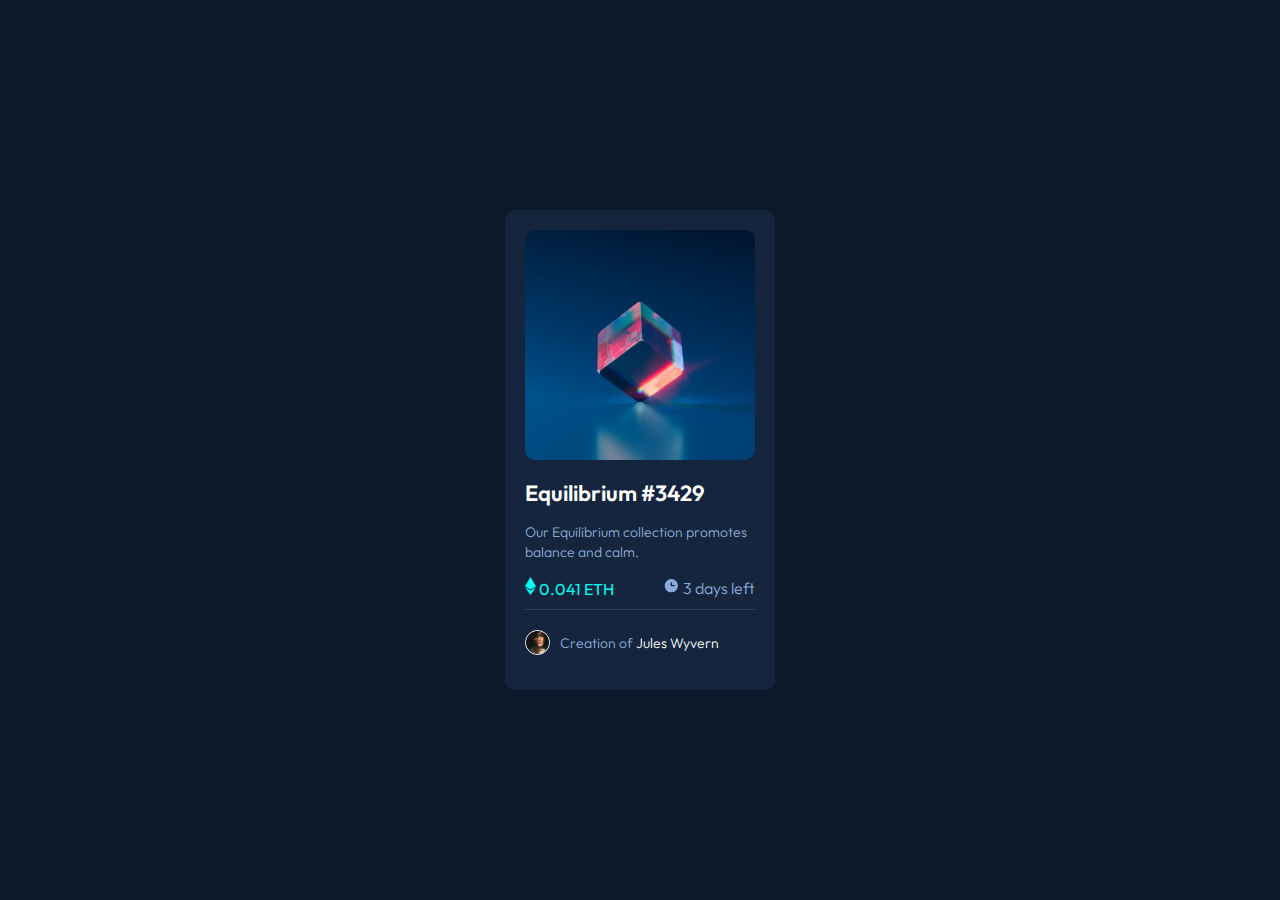
<file: nft-preview-card-component-main/index.html>
<!DOCTYPE html>
<html lang="en">
<head>
  <meta charset="UTF-8">
  <meta name="viewport" content="width=device-width, initial-scale=1.0"> <!-- displays site properly based on user's device -->

  <link rel="icon" type="image/png" sizes="32x32" href="./images/favicon-32x32.png">
  <link rel="stylesheet" href="./styles.css">
  <title>Frontend Mentor | NFT preview card component</title>
  <link rel="preconnect" href="https://fonts.googleapis.com">
<link rel="preconnect" href="https://fonts.gstatic.com" crossorigin>
<link href="https://fonts.googleapis.com/css2?family=Outfit:wght@400;500;600&display=swap" rel="stylesheet">
  <!-- Feel free to remove these styles or customise in your own stylesheet 👍 -->
  <style>
    .attribution { font-size: 11px; text-align: center; }
    .attribution a { color: hsl(228, 45%, 44%); }
  </style>
</head>
<body>

  
  
  
  
  <div class="container">
    <div class="image">
      <img src="./images/image-equilibrium.jpg" alt="etherium image">
    </div>
    <div class="text">
      <h1 class="change">Equilibrium #3429</h1>
      <p>Our Equilibrium collection promotes balance and calm.</p>
    </div>
    <div class="tags">
      <p class="value"><img src="./images/icon-ethereum.svg" alt="eth icon"> 0.041 ETH </p>
      
      <p class="time"><img src="./images/icon-clock.svg" alt="3 days left"> 3 days left</p>
    </div>
    <div class="footer">
      <img src="./images/image-avatar.png" alt="avatar">

      <p>Creation of <span class="change">Jules Wyvern</span></p>
    </div>
  </div>

</body>
</html>
</file>
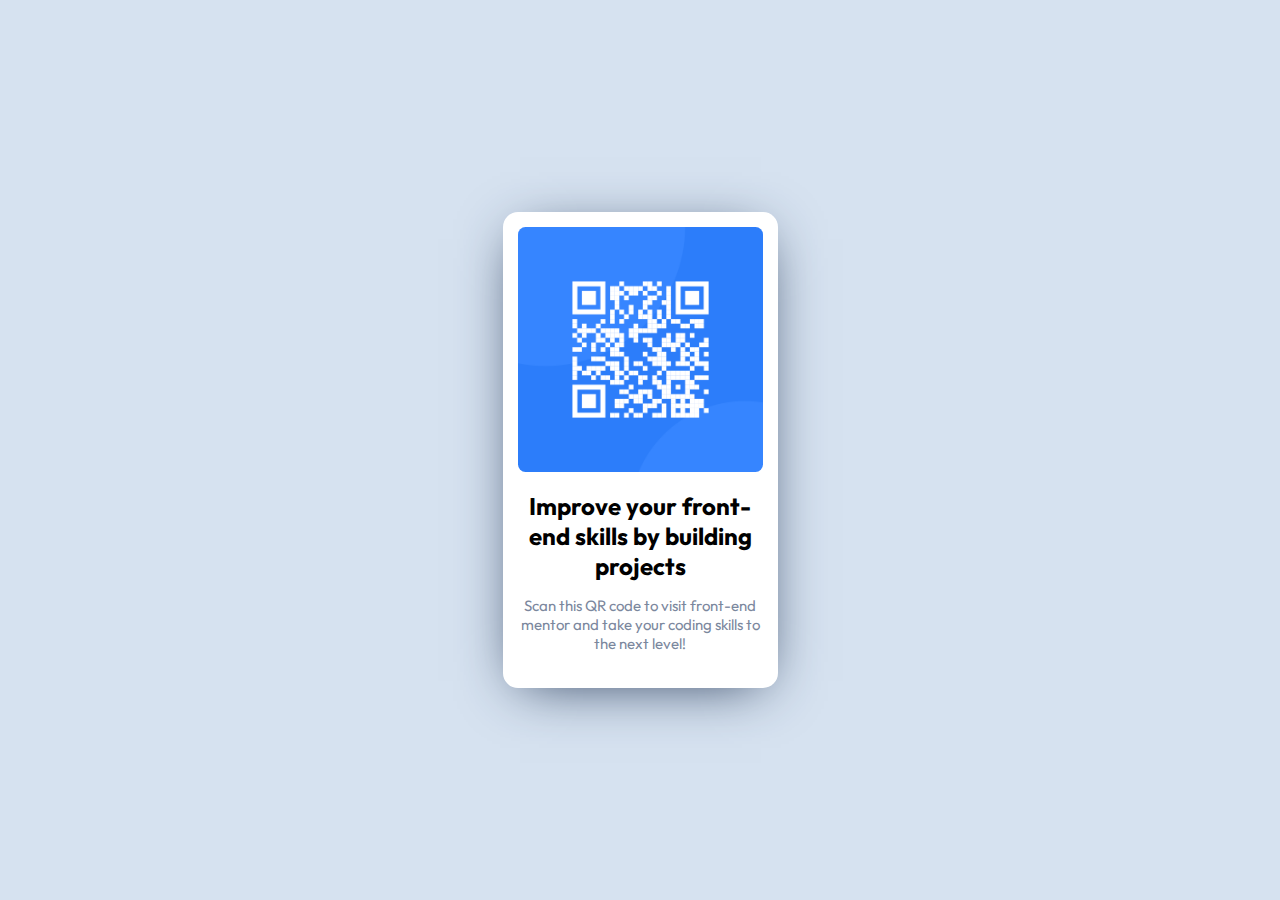
<file: qr-code-component-main/index.html>
<!DOCTYPE html>
<html lang="en">
<head>
  <meta charset="UTF-8">
  <meta name="viewport" content="width=device-width, initial-scale=1.0"> <!-- displays site properly based on user's device -->
  <link rel="preconnect" href="https://fonts.googleapis.com">
  <link rel="preconnect" href="https://fonts.gstatic.com" crossorigin>
  <link href="https://fonts.googleapis.com/css2?family=Outfit:wght@100;500&display=swap" rel="stylesheet">
  <link rel="icon" type="image/png" sizes="32x32" href="./images/favicon-32x32.png">
  <link rel="stylesheet" href="./styles.css">
  <title>Frontend Mentor | QR code component</title>

  <!-- Feel free to remove these styles or customise in your own stylesheet 👍 -->
</head>
<body>


    <div class="container">
      <div class="image">
        <img src="./images/image-qr-code.png" alt="qr-code-image">
      </div>
      <div class="content-container">
        <div class="text">
          <h1>Improve your front-end skills by building projects</h1>

          <p>Scan this QR code to visit front-end mentor and take
            your coding skills to the next level!
          </p>
        </div>
      </div>
    </div>
  
</body>
</html>
</file>
<file: nft-preview-card-component-main/styles.css>
*{
	box-sizing: border-box;
	margin:0px;
	padding:0px;
}

body{
	font-family: 'Outfit', sans-serif;
	background-color: hsl(217, 54%, 11%);
	display:flex;
	padding:10px;
	justify-content: center;
	align-items: center;
	width: 100vw;
	height: 100vh;
}

.container{
	padding:20px;
	width: 270px;
	height:auto;
	background-color:hsl(216, 50%, 16%);
	border-radius: 10px;
}

.image {
	width: 100%;
	height: 100%;
	border-radius: 10px;

}
.image img{
	width: 100%;
	height:100%;
	border-radius: 10px;
}

.text h1{
	color: hsl(0, 0%, 100%);
	font-size: 22px;
	margin: 15px 0px;
	font-weight: 600;
}
.text p{
	color: hsl(215, 51%, 70%);
	font-size: 14px;
	line-height: 20px;
	margin-bottom: 15px;
	font-weight: 300;
}

.tags{
	display: flex;
	justify-content:space-between;
}

.tags .value{
	color: hsl(178, 100%, 50%);
	font-weight: 400;
}

.tags .time{
	color: hsl(215, 51%, 70%);
	font-weight: 300; 
}

.tags{
	margin-bottom: 10px;
}

.footer{
	padding-top: 20px;
	border-top: 1px solid hsl(215, 32%, 27%);
	display:flex;	margin-bottom: 15px;
	flex-direction: row;
	align-items:center;
}

.footer img{
	width: 25px;
	height: 25px;
	border: 1.5px solid white;
	border-radius: 50%;
	margin-right: 10px;
}

.footer p{
	color: hsl(215, 51%, 70%);
	font-size: 14px;
	line-height: 20px;
	font-weight: 300;
}

.footer span{
	color:hsl(0, 0%, 100%);
	font-weight: 400px;
}

.change :hover{
	cursor: pointer;
	color:hsl(178, 100%, 50%);
}
</file>
<file: qr-code-component-main/styles.css>
* {
    box-sizing: border-box;
    padding: 0;
    margin: 0;
  }
  body {
    font-family: "Outfit", sans-serif;
    background-color: hsl(212, 45%, 89%);
    min-height: 100vh;
    display: flex;
    justify-content: center;
    align-items: center;
    padding: 45px 15px;
  }

  .container{
    background-color: hsl(0, 0%, 100%);
    width: 275px;
    padding: 15px;
    border-radius: 15px;
    box-shadow: 0 10px 55px -17px hsl(218deg 44% 22%);
  }

  @media (max-width: 767px){
      .container{
          width:100%;
      }
  }
  .image,.image img{
      border-radius: 7.5px;
  }
  .image img{
    width:100%;
    height:100%;
  }

  .text h1, .text p{
      text-align:center;
    }
    
  .text h1{
    font-size:24px;
    margin: 15px 0px;
  }

  .text p{
      color: hsl(220, 15%, 55%);
      font-size:15px;
      margin-bottom: 20px;
  }
</file>
